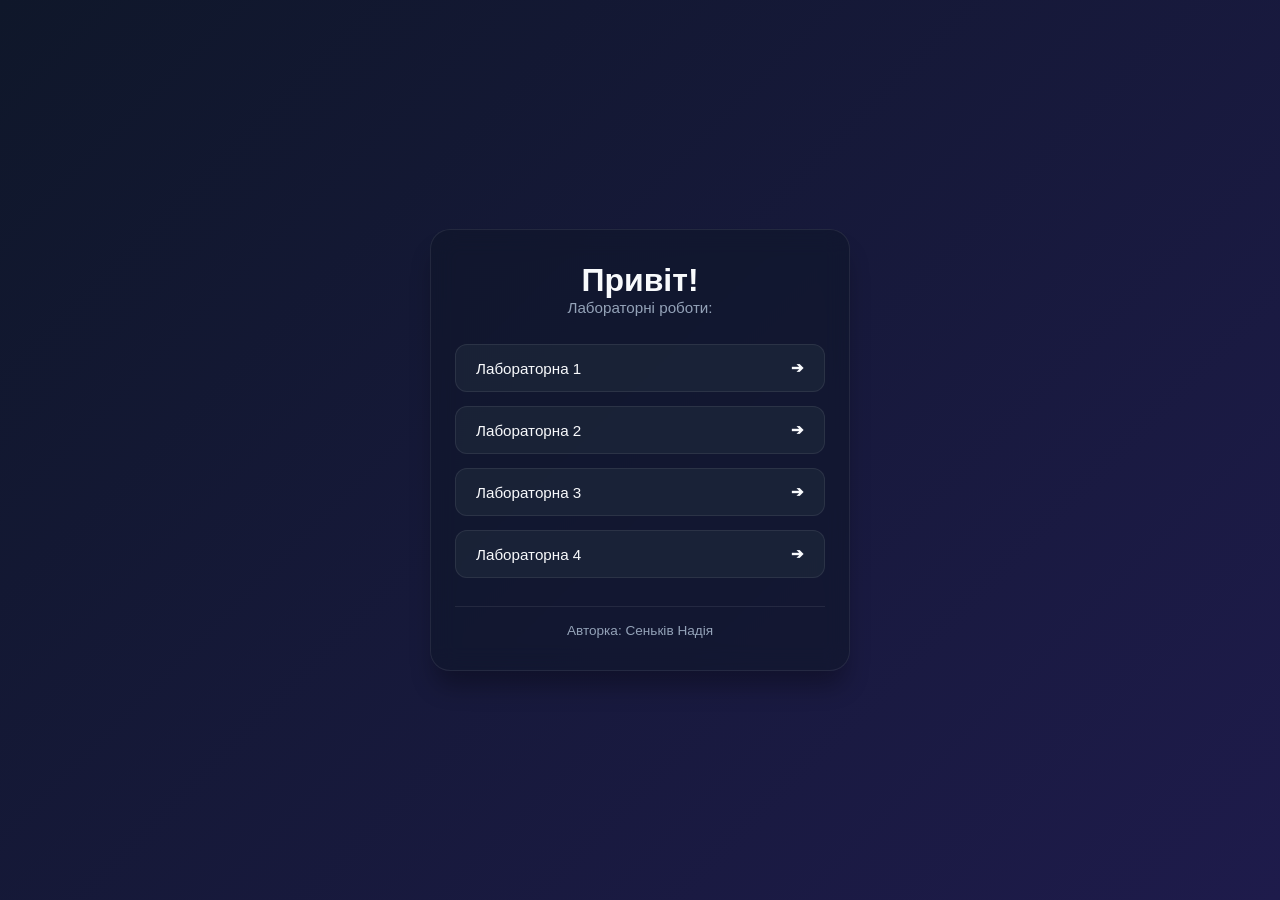
<file: index.html>
<!DOCTYPE html>
<html lang="uk">
<head>
<meta charset="UTF-8">
<meta name="viewport" content="width=device-width, initial-scale=1.0">
<title>Лабораторні роботи</title>
<style>
  * {
    box-sizing: border-box;
    margin: 0;
    padding: 0;
  }

  :root {
    --bg-gradient: linear-gradient(135deg, #0f172a 0%, #1e1b4b 100%);
    --card-bg: rgba(30, 41, 59, 0.7);
    --card-hover: rgba(51, 65, 85, 0.9);
    --border-color: rgba(255, 255, 255, 0.08);
    --border-hover: #818cf8;
    --text-primary: #f8fafc;
    --text-secondary: #94a3b8;
    --accent: #6366f1;
    --accent-glow: rgba(99, 102, 241, 0.25);
  }

  body {
    background: var(--bg-gradient);
    color: var(--text-primary);
    font-family: -apple-system, BlinkMacSystemFont, "Segoe UI", Roboto, Helvetica, Arial, sans-serif;
    min-height: 100vh;
    display: flex;
    align-items: center;
    justify-content: center;
    padding: 24px;
  }

  .wrapper {
    width: 100%;
    max-width: 420px;
    background: rgba(15, 23, 42, 0.6);
    backdrop-filter: blur(12px);
    border: 1px solid var(--border-color);
    border-radius: 20px;
    padding: 32px 24px;
    box-shadow: 0 20px 25px -5px rgba(0, 0, 0, 0.3);
    text-align: center;
  }

  .main-title {
    font-size: 1.6rem;
    font-weight: 700;
    letter-spacing: -0.02em;
    margin-bottom: 6px;
  }

  .sub-title {
    color: var(--text-secondary);
    font-size: 0.95rem;
    margin-bottom: 28px;
  }

  .labs-list {
    display: flex;
    flex-direction: column;
    gap: 14px;
  }

  .lab-item {
    background: var(--card-bg);
    color: var(--text-primary);
    text-decoration: none;
    padding: 14px 20px;
    border-radius: 12px;
    border: 1px solid var(--border-color);
    font-size: 0.95rem;
    font-weight: 500;
    display: flex;
    justify-content: space-between;
    align-items: center;
    transition: all 0.2s ease;
  }

  .lab-item span {
    color: var(--text-primary);
  }

  .arrow {
    color: var(--accent);
    font-weight: bold;
    transition: transform 0.2s ease;
  }

  .lab-item:hover {
    background: var(--card-hover);
    border-color: var(--border-hover);
    box-shadow: 0 4px 12px var(--accent-glow);
    transform: translateY(-2px);
  }

  .lab-item:hover .arrow {
    transform: translateX(4px);
  }

  .lab-item:active {
    transform: translateY(0);
  }

  .author-info {
    color: var(--text-secondary);
    font-size: 0.85rem;
    margin-top: 28px;
    padding-top: 16px;
    border-top: 1px solid var(--border-color);
  }
</style>
</head>
<body>

  <div class="wrapper">
    <h1>Привіт!</h1>
    <p class="sub-title">Лабораторні роботи:</p>

    <div class="labs-list">
      <a class="lab-item" href="lab1/index.html">
        <span>Лабораторна 1</span>
        <span class="arrow">➔</span>
      </a>
      <a class="lab-item" href="lab2/index.html">
        <span>Лабораторна 2</span>
        <span class="arrow">➔</span>
      </a>
      <a class="lab-item" href="lab3/index.html">
        <span>Лабораторна 3</span>
        <span class="arrow">➔</span>
      </a>
      <a class="lab-item" href="lab4/index.html">
        <span>Лабораторна 4</span>
        <span class="arrow">➔</span>
      </a>
    </div>

    <div class="author-info">
      Авторка: Сеньків Надія
    </div>
  </div>

</body>
</html>
</file>
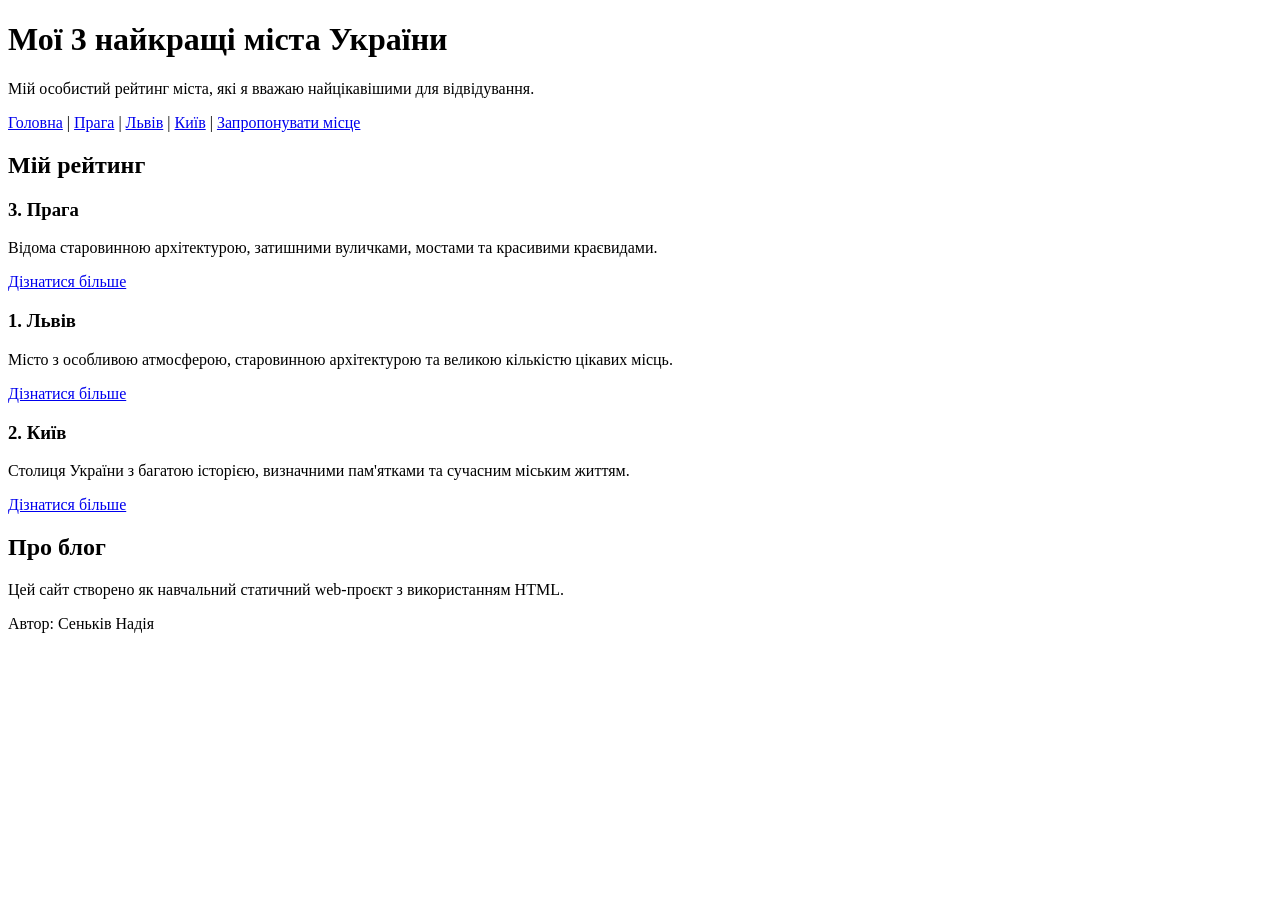
<file: lab1/index.html>
<!DOCTYPE html>
<html lang="uk">
<head>
    <meta charset="UTF-8">
    <title>Лаба1</title>
</head>
<body>
    <header>
        <h1>Мої 3 найкращі міста України</h1>
        <p>Мій особистий рейтинг міста, які я вважаю найцікавішими для відвідування.</p>
        <nav>
            <a href="index.html">Головна</a> |
            <a href="city-praga.html">Прага</a> |
            <a href="city-lviv.html">Львів</a> |
            <a href="city-kyiv.html">Київ</a> |
            <a href="form.html">Запропонувати місце</a>
        </nav>
    </header>
    <main>
        <section>
            <h2>Мій рейтинг</h2>
            <article>
                <h3>3. Прага</h3>
                <p>Відома старовинною архітектурою, затишними вуличками, мостами та красивими краєвидами.</p>
                <a href="city-praga.html">Дізнатися більше</a>
            </article>
            <article>
                <h3>1. Львів</h3>
                <p>Місто з особливою атмосферою, старовинною архітектурою та великою кількістю цікавих місць.</p>
                <a href="city-lviv.html">Дізнатися більше</a>
            </article>
            <article>
                <h3>2. Київ</h3>
                <p>Столиця України з багатою історією, визначними пам'ятками та сучасним міським життям.</p>
                <a href="city-kyiv.html">Дізнатися більше</a>
            </article>
        </section>
        <section>
            <h2>Про блог</h2>
            <p>Цей сайт створено як навчальний статичний web-проєкт з використанням HTML.</p>
        </section>
    </main>
    <footer><p>Автор: Сеньків Надія</p></footer>
</body>
</html>
</file>
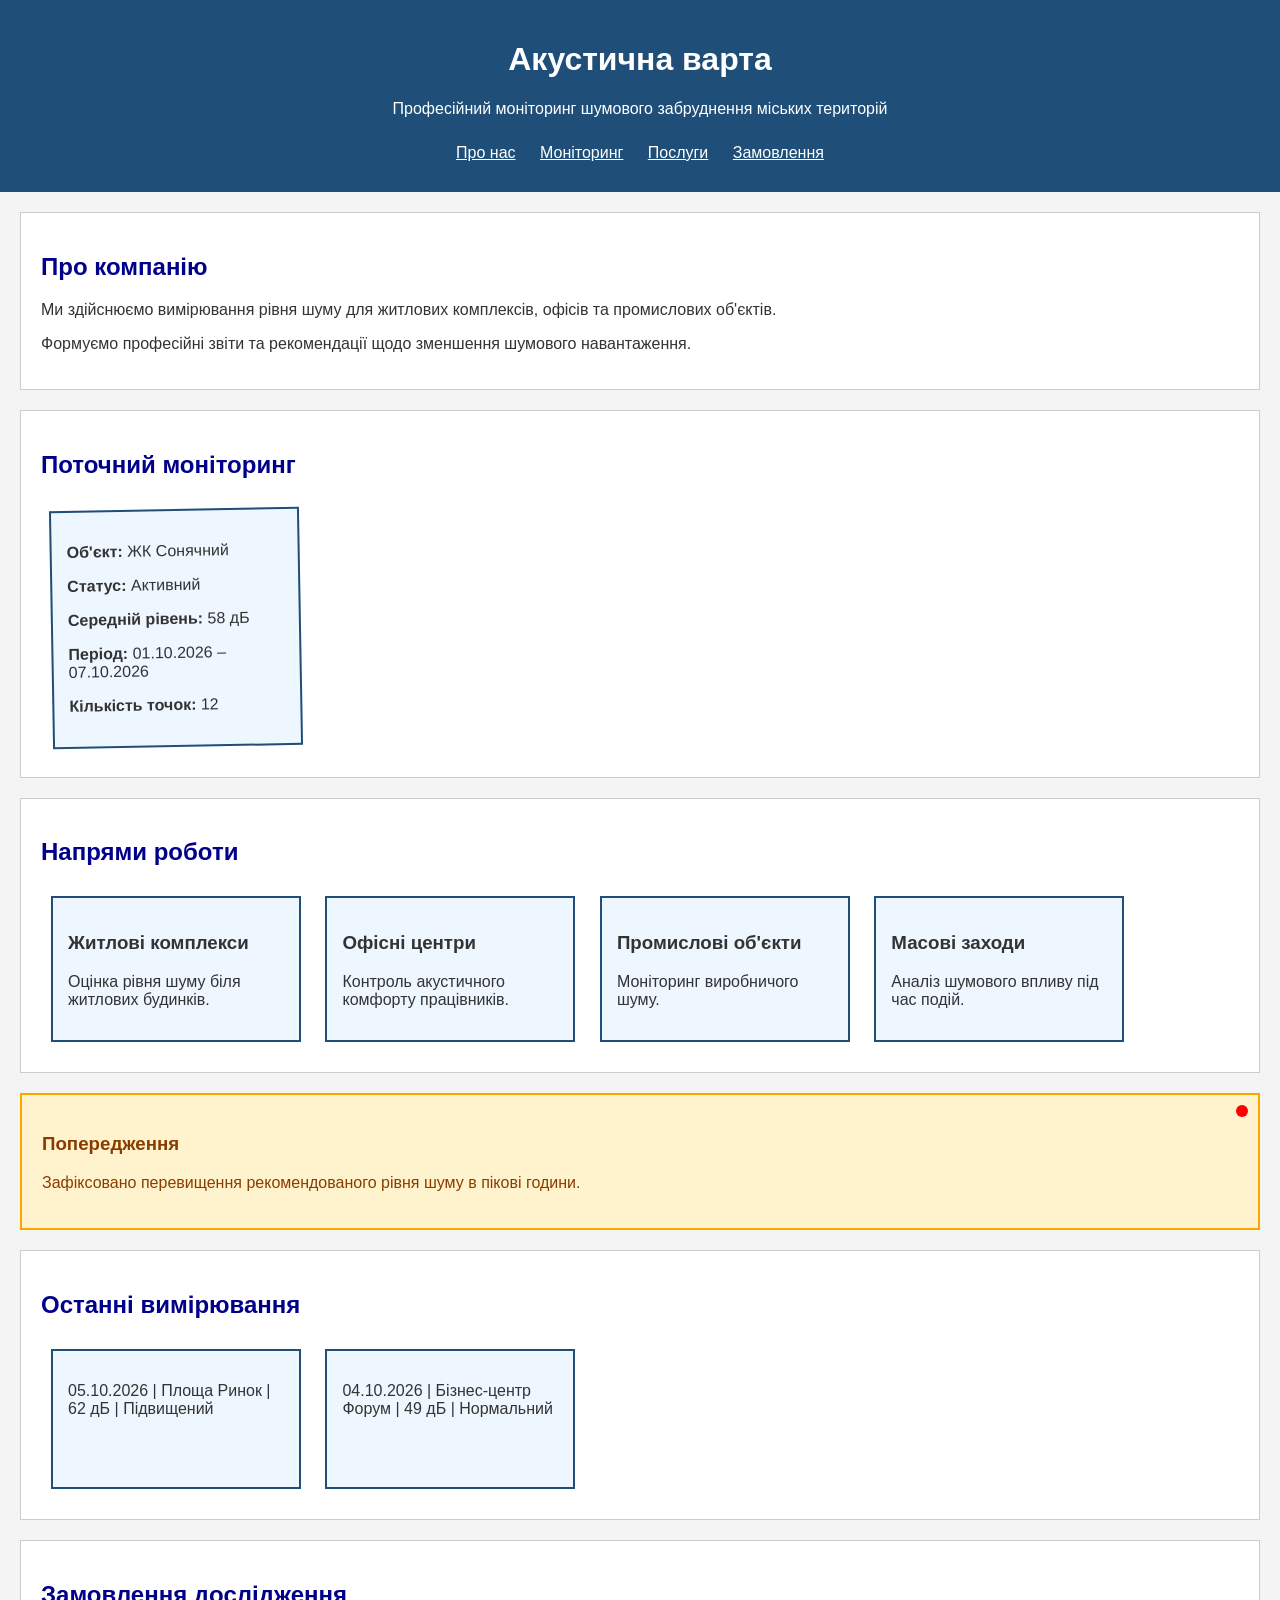
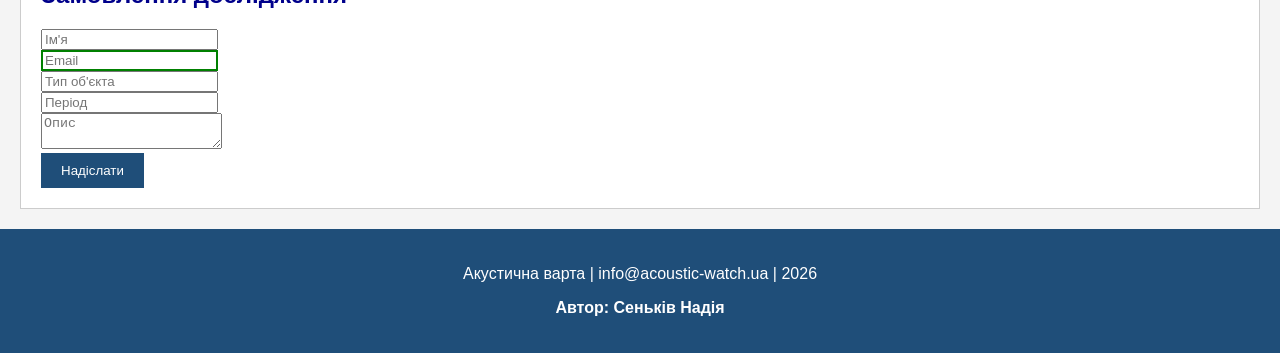
<file: lab2/index.html>
<!DOCTYPE html>
<html lang="uk">
<head>
    <meta charset="UTF-8">
    <meta name="viewport" content="width=device-width, initial-scale=1.0">
    <title>Акустична варта</title>
    <link rel="stylesheet" href="css/style.css">
</head>
<body>
<header>
    <h1>Акустична варта</h1>
    <p>Професійний моніторинг шумового забруднення міських територій</p>
    <nav>
        <a href="#intro">Про нас</a>
        <a href="#monitoring">Моніторинг</a>
        <a href="#services">Послуги</a>
        <a href="#order">Замовлення</a>
    </nav>
</header>

<main>
    <section id="intro">
        <h2>Про компанію</h2>
        <p>Ми здійснюємо вимірювання рівня шуму для житлових комплексів, офісів та промислових об'єктів.</p>
        <p>Формуємо професійні звіти та рекомендації щодо зменшення шумового навантаження.</p>
    </section>

    <section id="monitoring">
        <h2>Поточний моніторинг</h2>
        <div class="card monitor-card">
            <p><strong>Об'єкт:</strong> ЖК Сонячний</p>
            <p><strong>Статус:</strong> Активний</p>
            <p><strong>Середній рівень:</strong> 58 дБ</p>
            <p><strong>Період:</strong> 01.10.2026 – 07.10.2026</p>
            <p><strong>Кількість точок:</strong> 12</p>
        </div>
    </section>

    <section id="services">
        <h2>Напрями роботи</h2>

        <article class="card service-card">
            <h3>Житлові комплекси</h3>
            <p>Оцінка рівня шуму біля житлових будинків.</p>
        </article>

        <article class="card service-card">
            <h3>Офісні центри</h3>
            <p>Контроль акустичного комфорту працівників.</p>
        </article>

        <article class="card service-card">
            <h3>Промислові об'єкти</h3>
            <p>Моніторинг виробничого шуму.</p>
        </article>

        <article class="card service-card">
            <h3>Масові заходи</h3>
            <p>Аналіз шумового впливу під час подій.</p>
        </article>
    </section>

    <aside class="warning" id="warning-box">
        <span class="status-dot"></span>
        <h3>Попередження</h3>
        <p>Зафіксовано перевищення рекомендованого рівня шуму в пікові години.</p>
    </aside>

    <section>
        <h2>Останні вимірювання</h2>
        <div class="card">
            <p>05.10.2026 | Площа Ринок | 62 дБ | Підвищений</p>
        </div>
        <div class="card">
            <p>04.10.2026 | Бізнес-центр Форум | 49 дБ | Нормальний</p>
        </div>
    </section>

    <section id="order">
        <h2>Замовлення дослідження</h2>
        <form>
            <input type="text" placeholder="Ім'я"><br>
            <input type="email" placeholder="Email"><br>
            <input type="text" placeholder="Тип об'єкта"><br>
            <input type="text" placeholder="Період"><br>
            <textarea placeholder="Опис"></textarea><br>
            <button type="submit">Надіслати</button>
        </form>
    </section>
</main>

<footer>
    <p>Акустична варта | info@acoustic-watch.ua | 2026</p>
    <p><strong>Автор: Сеньків Надія</strong></p>
</footer>
</body>
</html>
</file>
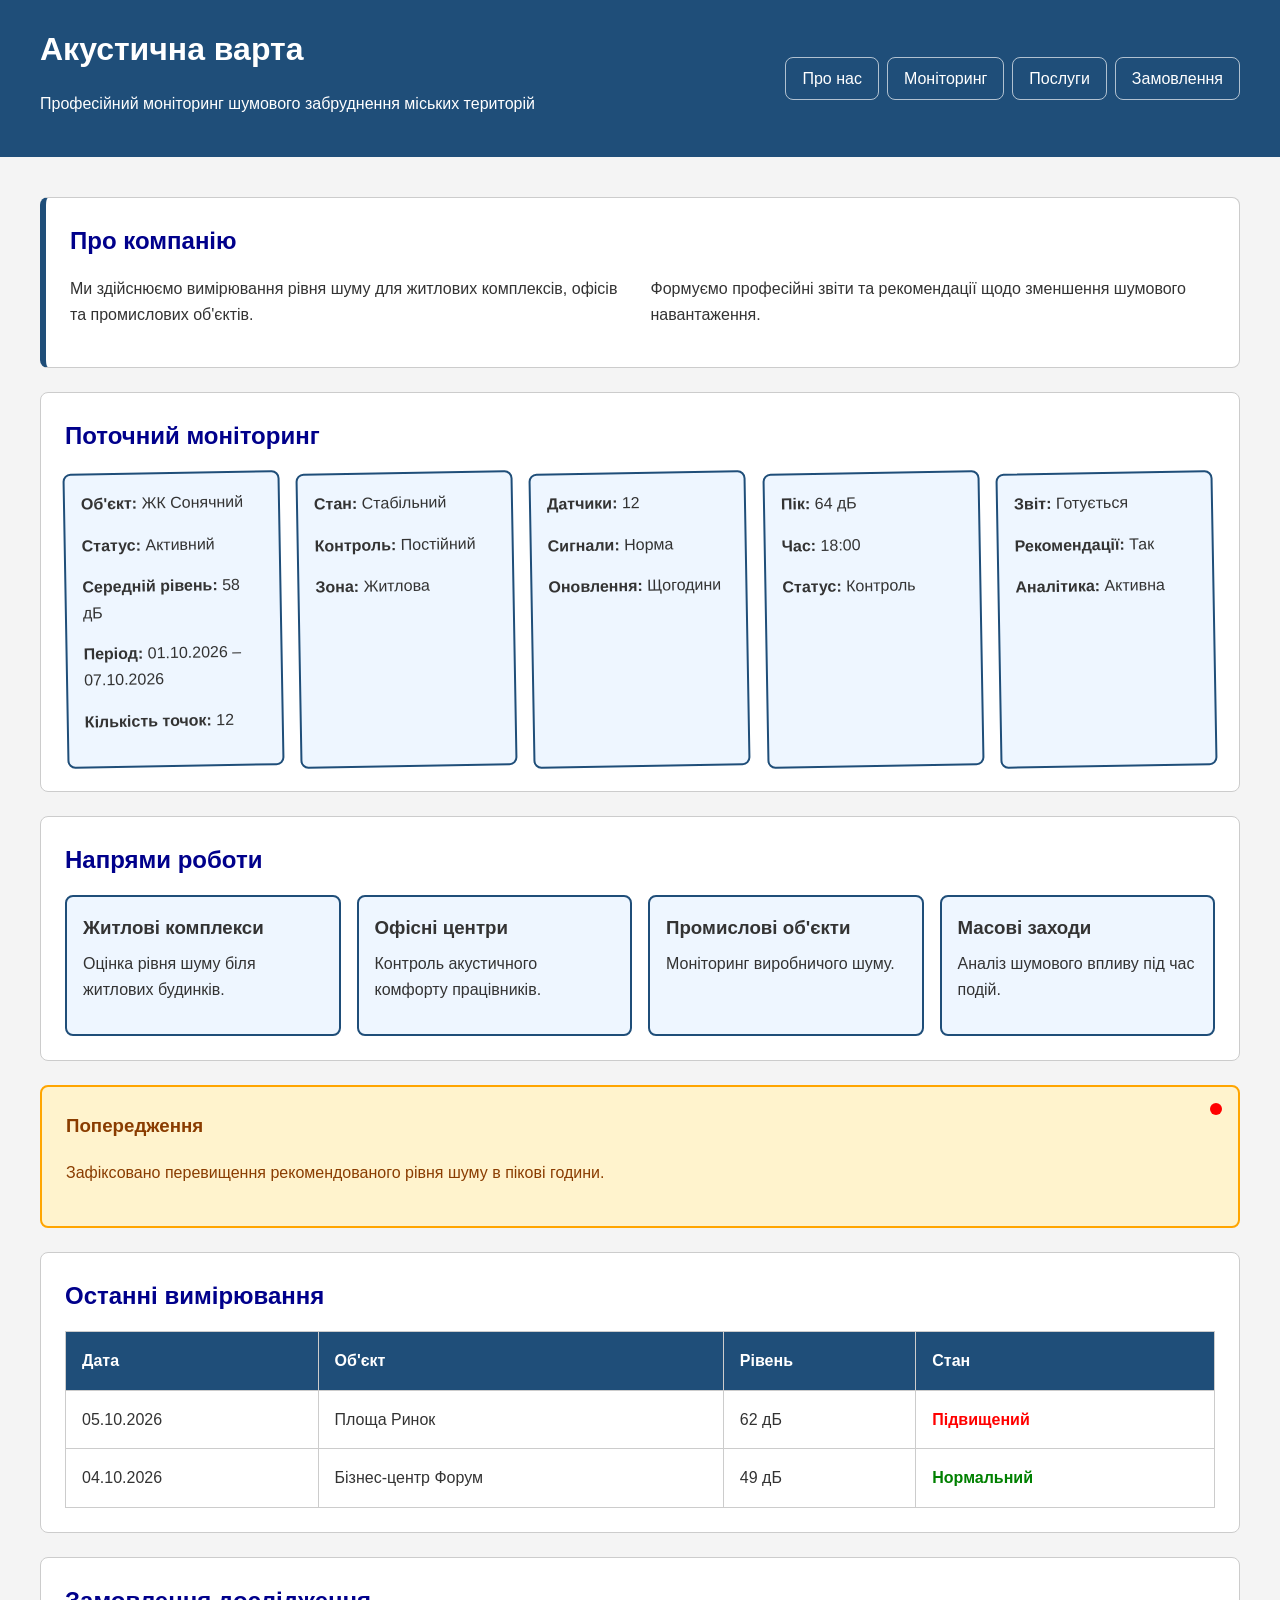
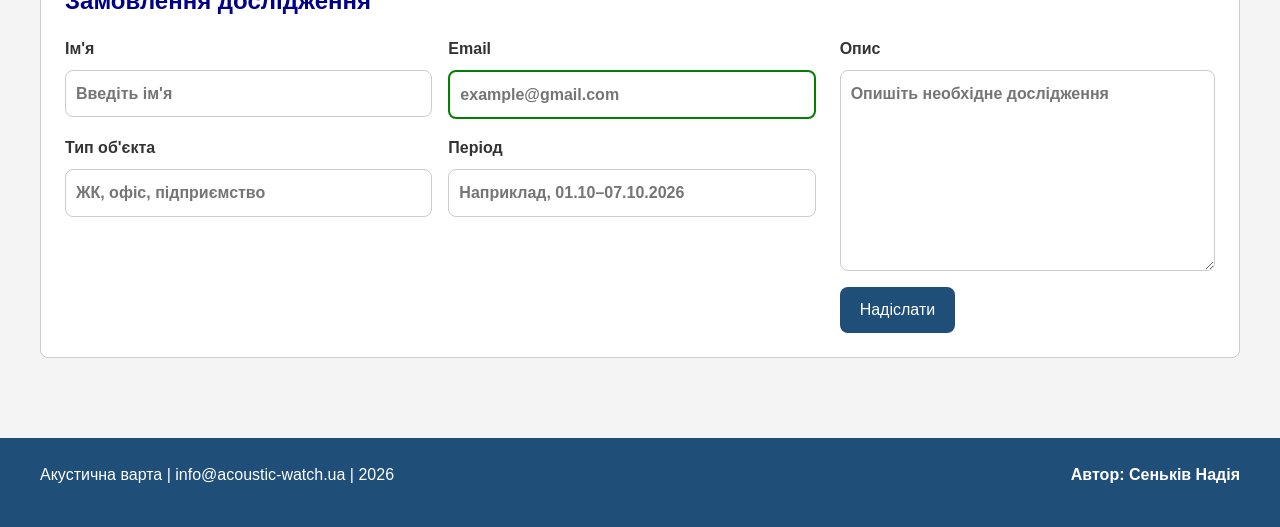
<file: lab3/index.html>
<!DOCTYPE html>
<html lang="uk">
<head>
    <meta charset="UTF-8">
    <meta name="viewport" content="width=device-width, initial-scale=1.0">
    <title>Акустична варта</title>
    <link rel="stylesheet" href="css/main.css">
</head>
<body>
<header class="header">
    <div class="container header__inner">
        <div class="header__content">
            <h1>Акустична варта</h1>
            <p>Професійний моніторинг шумового забруднення міських територій</p>
        </div>
        <nav class="nav" aria-label="Основна навігація">
            <a href="#intro">Про нас</a>
            <a href="#monitoring">Моніторинг</a>
            <a href="#services">Послуги</a>
            <a href="#order">Замовлення</a>
        </nav>
    </div>
</header>

<main class="container main-content">
    <section id="intro" class="section intro">
        <h2>Про компанію</h2>
        <div class="intro__content">
            <p>Ми здійснюємо вимірювання рівня шуму для житлових комплексів, офісів та промислових об'єктів.</p>
            <p>Формуємо професійні звіти та рекомендації щодо зменшення шумового навантаження.</p>
        </div>
    </section>

    <section id="monitoring" class="section">
        <h2>Поточний моніторинг</h2>
        <div class="monitoring-grid">
            <div class="card monitor-card">
                <p><strong>Об'єкт:</strong> ЖК Сонячний</p>
                <p><strong>Статус:</strong> Активний</p>
                <p><strong>Середній рівень:</strong> 58 дБ</p>
                <p><strong>Період:</strong> 01.10.2026 – 07.10.2026</p>
                <p><strong>Кількість точок:</strong> 12</p>
            </div>
            <div class="card monitor-card">
                <p><strong>Стан:</strong> Стабільний</p>
                <p><strong>Контроль:</strong> Постійний</p>
                <p><strong>Зона:</strong> Житлова</p>
            </div>
            <div class="card monitor-card">
                <p><strong>Датчики:</strong> 12</p>
                <p><strong>Сигнали:</strong> Норма</p>
                <p><strong>Оновлення:</strong> Щогодини</p>
            </div>
            <div class="card monitor-card">
                <p><strong>Пік:</strong> 64 дБ</p>
                <p><strong>Час:</strong> 18:00</p>
                <p><strong>Статус:</strong> Контроль</p>
            </div>
            <div class="card monitor-card">
                <p><strong>Звіт:</strong> Готується</p>
                <p><strong>Рекомендації:</strong> Так</p>
                <p><strong>Аналітика:</strong> Активна</p>
            </div>
        </div>
    </section>

    <section id="services" class="section">
        <h2>Напрями роботи</h2>
        <div class="services-grid">
            <article class="card service-card">
                <h3>Житлові комплекси</h3>
                <p>Оцінка рівня шуму біля житлових будинків.</p>
            </article>
            <article class="card service-card">
                <h3>Офісні центри</h3>
                <p>Контроль акустичного комфорту працівників.</p>
            </article>
            <article class="card service-card">
                <h3>Промислові об'єкти</h3>
                <p>Моніторинг виробничого шуму.</p>
            </article>
            <article class="card service-card">
                <h3>Масові заходи</h3>
                <p>Аналіз шумового впливу під час подій.</p>
            </article>
        </div>
    </section>

    <aside class="warning" id="warning-box">
        <span class="status-dot" aria-hidden="true"></span>
        <h3>Попередження</h3>
        <p>Зафіксовано перевищення рекомендованого рівня шуму в пікові години.</p>
    </aside>

    <section class="section measurements">
        <h2>Останні вимірювання</h2>
        <div class="table-wrapper">
            <table>
                <thead>
                    <tr>
                        <th>Дата</th>
                        <th>Об'єкт</th>
                        <th>Рівень</th>
                        <th>Стан</th>
                    </tr>
                </thead>
                <tbody>
                    <tr>
                        <td>05.10.2026</td>
                        <td>Площа Ринок</td>
                        <td>62 дБ</td>
                        <td class="status status--warning">Підвищений</td>
                    </tr>
                    <tr>
                        <td>04.10.2026</td>
                        <td>Бізнес-центр Форум</td>
                        <td>49 дБ</td>
                        <td class="status status--ok">Нормальний</td>
                    </tr>
                </tbody>
            </table>
        </div>
    </section>

    <section id="order" class="section">
        <h2>Замовлення дослідження</h2>
        <form class="form">
            <div class="form__fields">
                <label>
                    Ім'я
                    <input type="text" placeholder="Введіть ім'я">
                </label>
                <label>
                    Email
                    <input type="email" placeholder="example@gmail.com">
                </label>
                <label>
                    Тип об'єкта
                    <input type="text" placeholder="ЖК, офіс, підприємство">
                </label>
                <label>
                    Період
                    <input type="text" placeholder="Наприклад, 01.10–07.10.2026">
                </label>
            </div>
            <div class="form__description">
                <label>
                    Опис
                    <textarea rows="7" placeholder="Опишіть необхідне дослідження"></textarea>
                </label>
                <button type="submit">Надіслати</button>
            </div>
        </form>
    </section>
</main>

<footer class="footer">
    <div class="container footer__inner">
        <p>Акустична варта | info@acoustic-watch.ua | 2026</p>
        <p><strong>Автор: Сеньків Надія</strong></p>
    </div>
</footer>
</body>
</html>
</file>
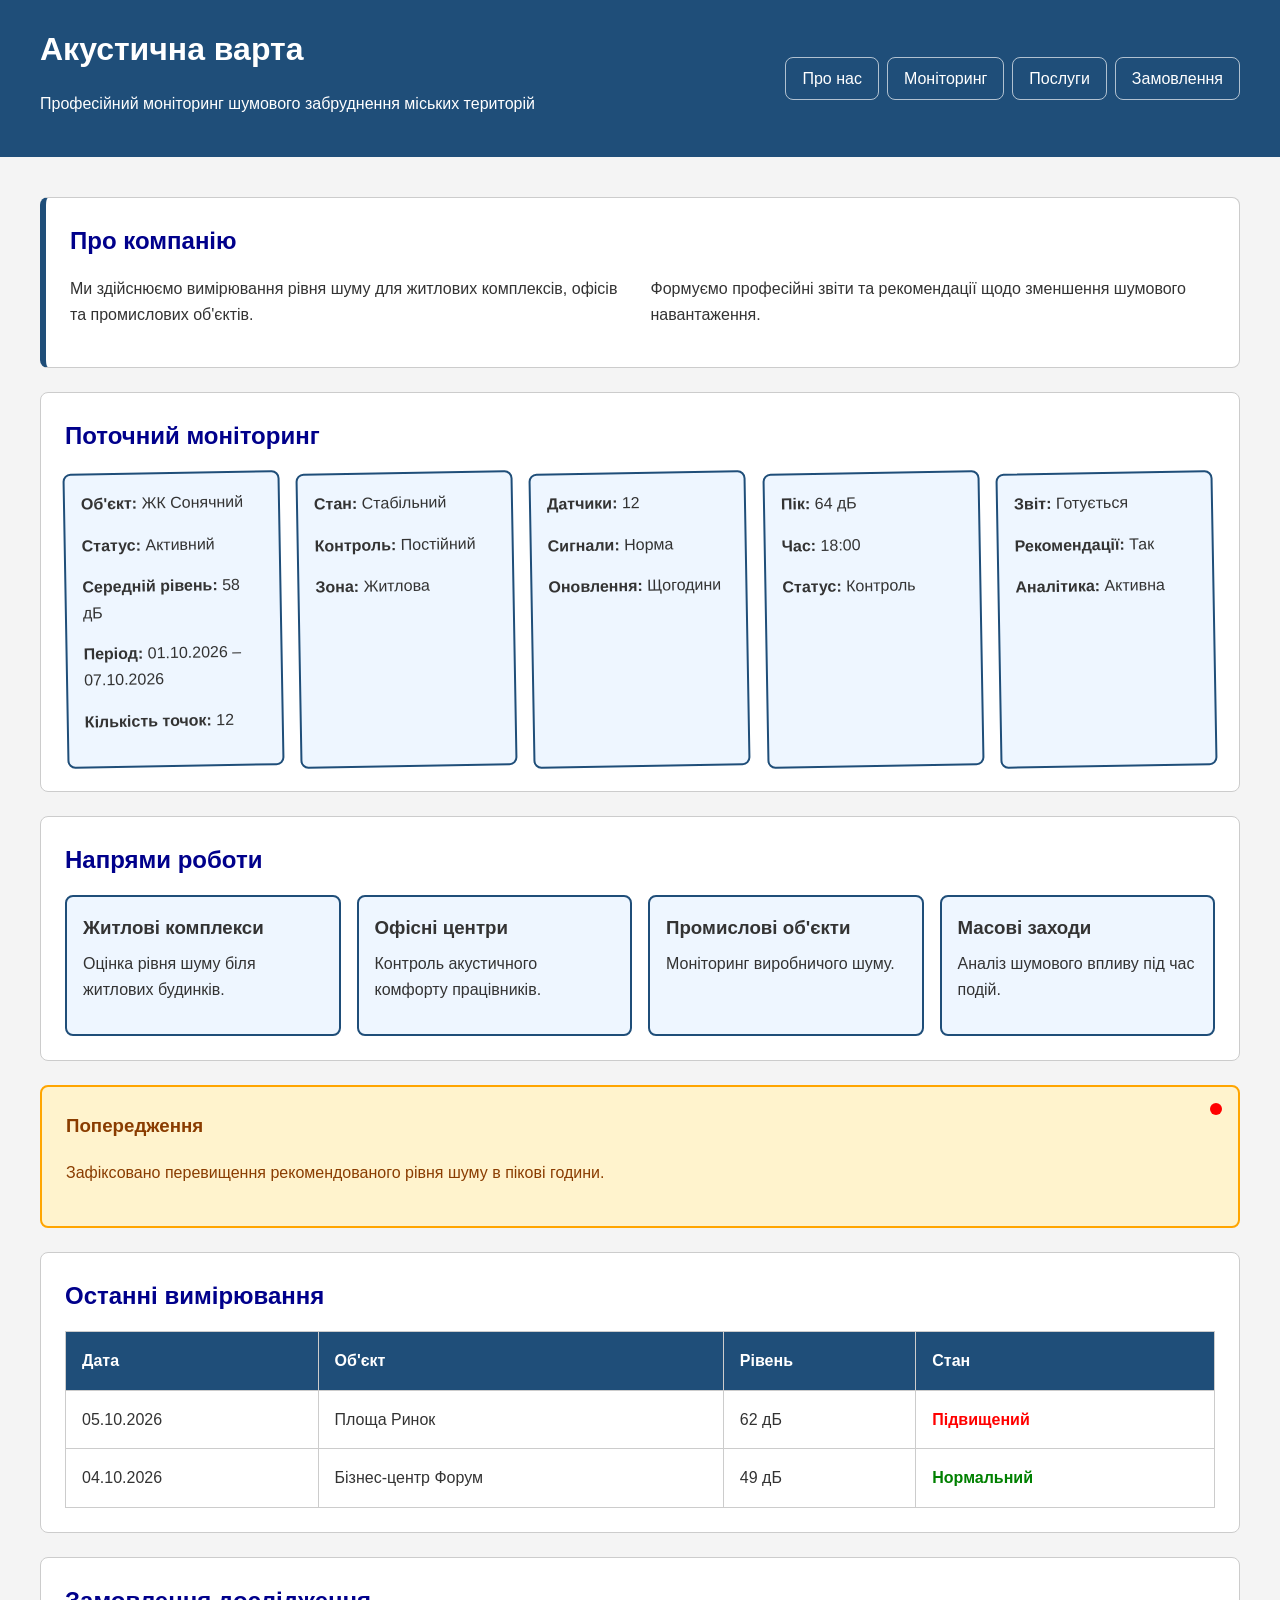
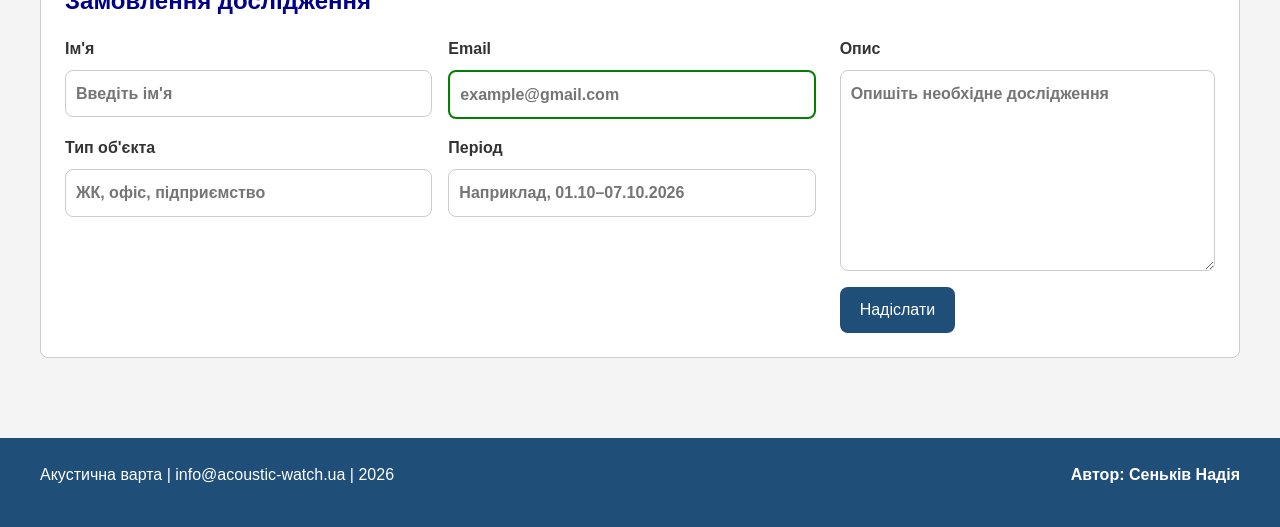
<file: lab4/index.html>
<!DOCTYPE html>
<html lang="uk">
<head>
    <meta charset="UTF-8">
    <meta name="viewport" content="width=device-width, initial-scale=1.0">
    <title>Акустична варта</title>
    <link rel="stylesheet" href="css/main.css">
    <script src="./js/monitoring.js" defer></script>
</head>
<body>
<header class="header">
    <div class="container header__inner">
        <div class="header__content">
            <h1>Акустична варта</h1>
            <p>Професійний моніторинг шумового забруднення міських територій</p>
        </div>
        <nav class="nav" aria-label="Основна навігація">
            <a href="#intro">Про нас</a>
            <a href="#monitoring">Моніторинг</a>
            <a href="#services">Послуги</a>
            <a href="#order">Замовлення</a>
        </nav>
    </div>
</header>

<main class="container main-content">
    <section id="intro" class="section intro">
        <h2>Про компанію</h2>
        <div class="intro__content">
            <p>Ми здійснюємо вимірювання рівня шуму для житлових комплексів, офісів та промислових об'єктів.</p>
            <p>Формуємо професійні звіти та рекомендації щодо зменшення шумового навантаження.</p>
        </div>
    </section>

    <section id="monitoring" class="section">
        <h2>Поточний моніторинг</h2>
        <div class="monitoring-grid">
            <div class="card monitor-card">
                <p><strong>Об'єкт:</strong> ЖК Сонячний</p>
                <p><strong>Статус:</strong> Активний</p>
                <p><strong>Середній рівень:</strong> 58 дБ</p>
                <p><strong>Період:</strong> 01.10.2026 – 07.10.2026</p>
                <p><strong>Кількість точок:</strong> 12</p>
            </div>
            <div class="card monitor-card">
                <p><strong>Стан:</strong> Стабільний</p>
                <p><strong>Контроль:</strong> Постійний</p>
                <p><strong>Зона:</strong> Житлова</p>
            </div>
            <div class="card monitor-card">
                <p><strong>Датчики:</strong> 12</p>
                <p><strong>Сигнали:</strong> Норма</p>
                <p><strong>Оновлення:</strong> Щогодини</p>
            </div>
            <div class="card monitor-card">
                <p><strong>Пік:</strong> 64 дБ</p>
                <p><strong>Час:</strong> 18:00</p>
                <p><strong>Статус:</strong> Контроль</p>
            </div>
            <div class="card monitor-card">
                <p><strong>Звіт:</strong> Готується</p>
                <p><strong>Рекомендації:</strong> Так</p>
                <p><strong>Аналітика:</strong> Активна</p>
            </div>
        </div>
    </section>

    <section id="services" class="section">
        <h2>Напрями роботи</h2>
        <div class="services-grid">
            <article class="card service-card">
                <h3>Житлові комплекси</h3>
                <p>Оцінка рівня шуму біля житлових будинків.</p>
            </article>
            <article class="card service-card">
                <h3>Офісні центри</h3>
                <p>Контроль акустичного комфорту працівників.</p>
            </article>
            <article class="card service-card">
                <h3>Промислові об'єкти</h3>
                <p>Моніторинг виробничого шуму.</p>
            </article>
            <article class="card service-card">
                <h3>Масові заходи</h3>
                <p>Аналіз шумового впливу під час подій.</p>
            </article>
        </div>
    </section>

    <aside class="warning" id="warning-box">
        <span class="status-dot" aria-hidden="true"></span>
        <h3>Попередження</h3>
        <p>Зафіксовано перевищення рекомендованого рівня шуму в пікові години.</p>
    </aside>

    <section class="section measurements">
        <h2>Останні вимірювання</h2>
        <div class="table-wrapper">
            <table>
                <thead>
                    <tr>
                        <th>Дата</th>
                        <th>Об'єкт</th>
                        <th>Рівень</th>
                        <th>Стан</th>
                    </tr>
                </thead>
                <tbody>
                    <tr>
                        <td>05.10.2026</td>
                        <td>Площа Ринок</td>
                        <td>62 дБ</td>
                        <td class="status status--warning">Підвищений</td>
                    </tr>
                    <tr>
                        <td>04.10.2026</td>
                        <td>Бізнес-центр Форум</td>
                        <td>49 дБ</td>
                        <td class="status status--ok">Нормальний</td>
                    </tr>
                </tbody>
            </table>
        </div>
    </section>

    <section id="order" class="section">
        <h2>Замовлення дослідження</h2>
        <form class="form">
            <div class="form__fields">
                <label>
                    Ім'я
                    <input type="text" placeholder="Введіть ім'я">
                </label>
                <label>
                    Email
                    <input type="email" placeholder="example@gmail.com">
                </label>
                <label>
                    Тип об'єкта
                    <input type="text" placeholder="ЖК, офіс, підприємство">
                </label>
                <label>
                    Період
                    <input type="text" placeholder="Наприклад, 01.10–07.10.2026">
                </label>
            </div>
            <div class="form__description">
                <label>
                    Опис
                    <textarea rows="7" placeholder="Опишіть необхідне дослідження"></textarea>
                </label>
                <button type="submit">Надіслати</button>
            </div>
        </form>
    </section>
</main>

<footer class="footer">
    <div class="container footer__inner">
        <p>Акустична варта | info@acoustic-watch.ua | 2026</p>
        <p><strong>Автор: Сеньків Надія</strong></p>
    </div>
</footer>
</body>
</html>
</file>
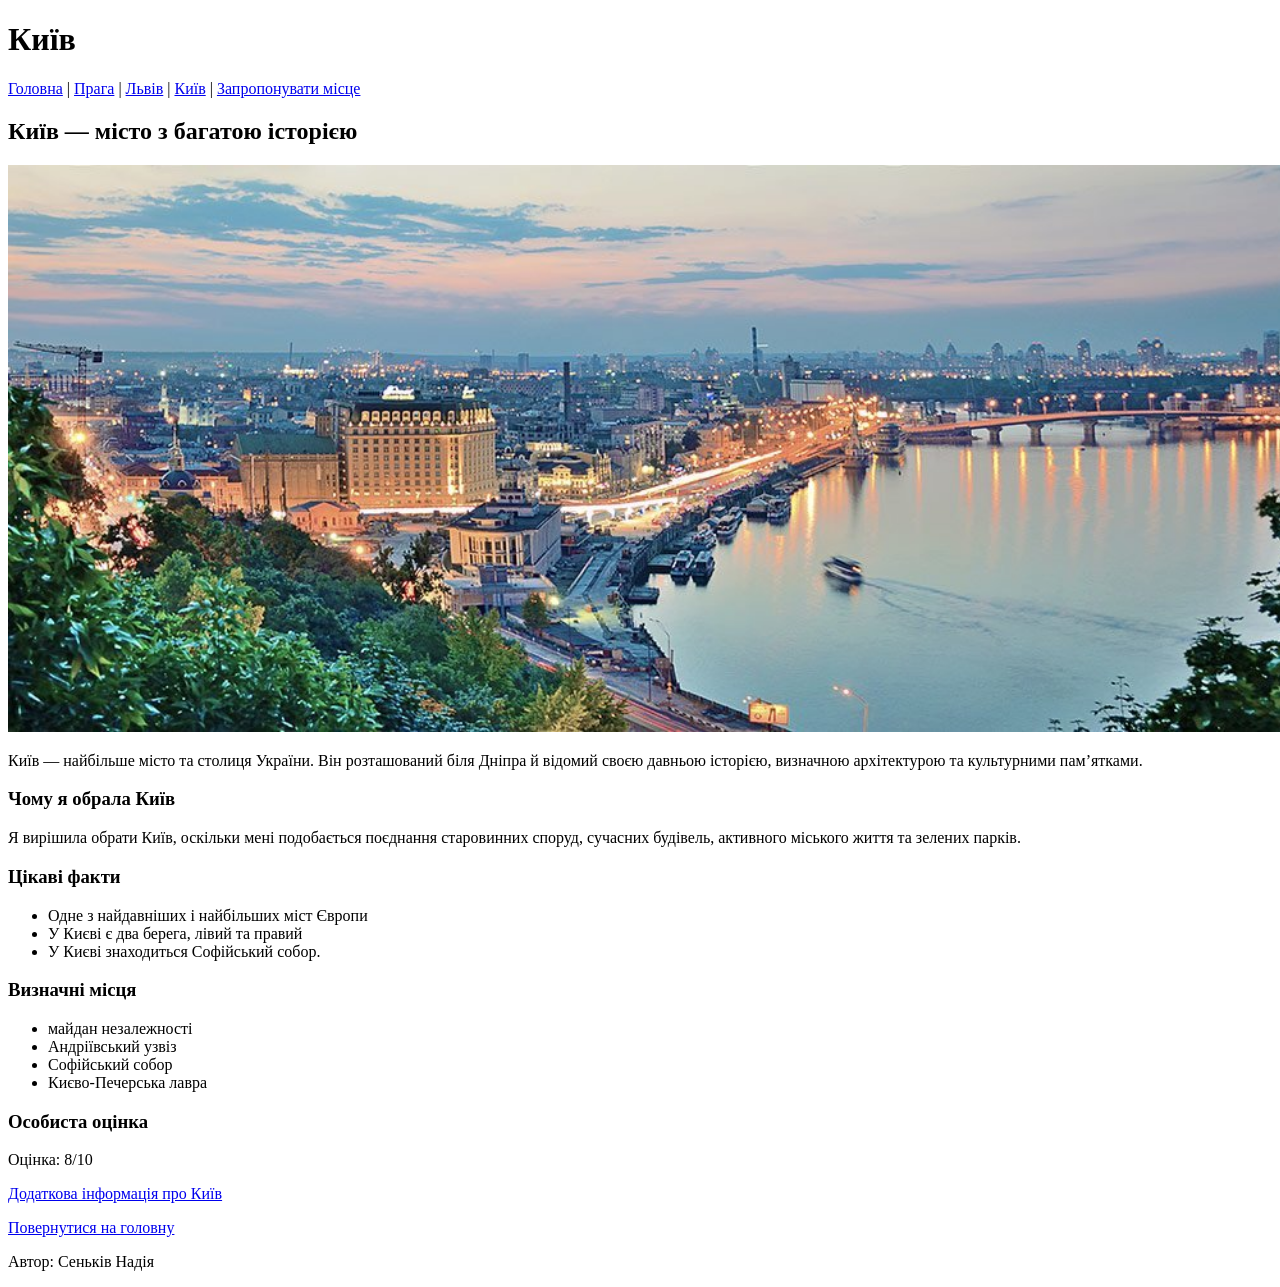
<file: lab1/city-kyiv.html>
<!DOCTYPE html>
<html lang="uk">
    <head>
        <meta charset="UTF-8">
        <title>Київ — Мої 3 найкращі місця</title>
    </head>
    <body>
        <header>
            <h1>Київ</h1>
            <nav>
            <a href="index.html">Головна</a> |
            <a href="city-praga.html">Прага</a> |
            <a href="city-lviv.html">Львів</a> |
            <a href="city-kyiv.html">Київ</a> |
            <a href="form.html">Запропонувати місце</a>
            </nav>
        </header>
        <style>
            img {
                width: 100vw;
                height: auto;
            }
        </style>
        <main>
            <article>
                <h2>Київ — місто з багатою історією</h2>
                <img src="images/kyiv.jpg" alt="картинка києва">
                <p>Київ — найбільше місто та столиця України. Він розташований біля Дніпра й відомий своєю давньою історією, визначною архітектурою та культурними пам’ятками.</p>
                <h3>Чому я обрала Київ</h3>
                <p>Я вирішила обрати Київ, оскільки мені подобається поєднання старовинних споруд, сучасних будівель, активного міського життя та зелених парків.</p>
                <h3>Цікаві факти</h3>
                <ul>
                    <li>Одне з найдавніших і найбільших міст Європи</li>
                    <li>У Києві є два берега, лівий та правий</li>
                    <li>У Києві знаходиться Софійський собор.</li>
                </ul>
                <h3>Визначні місця</h3>
                <ul>
                    <li>майдан незалежності</li>
                    <li>Андріївський узвіз</li>
                    <li>Софійський собор</li>
                    <li>Києво-Печерська лавра</li>
                </ul>
                <h3>Особиста оцінка</h3>
                <p>Оцінка: 8/10</p>
                <p><a href="https://uk.wikipedia.org/wiki/Київ">Додаткова інформація про Київ</a></p>
                <p><a href="index.html">Повернутися на головну</a></p>
            </article>
        </main>
        <footer><p>Автор: Сеньків Надія</p></footer>
    </body>
</html>
</file>
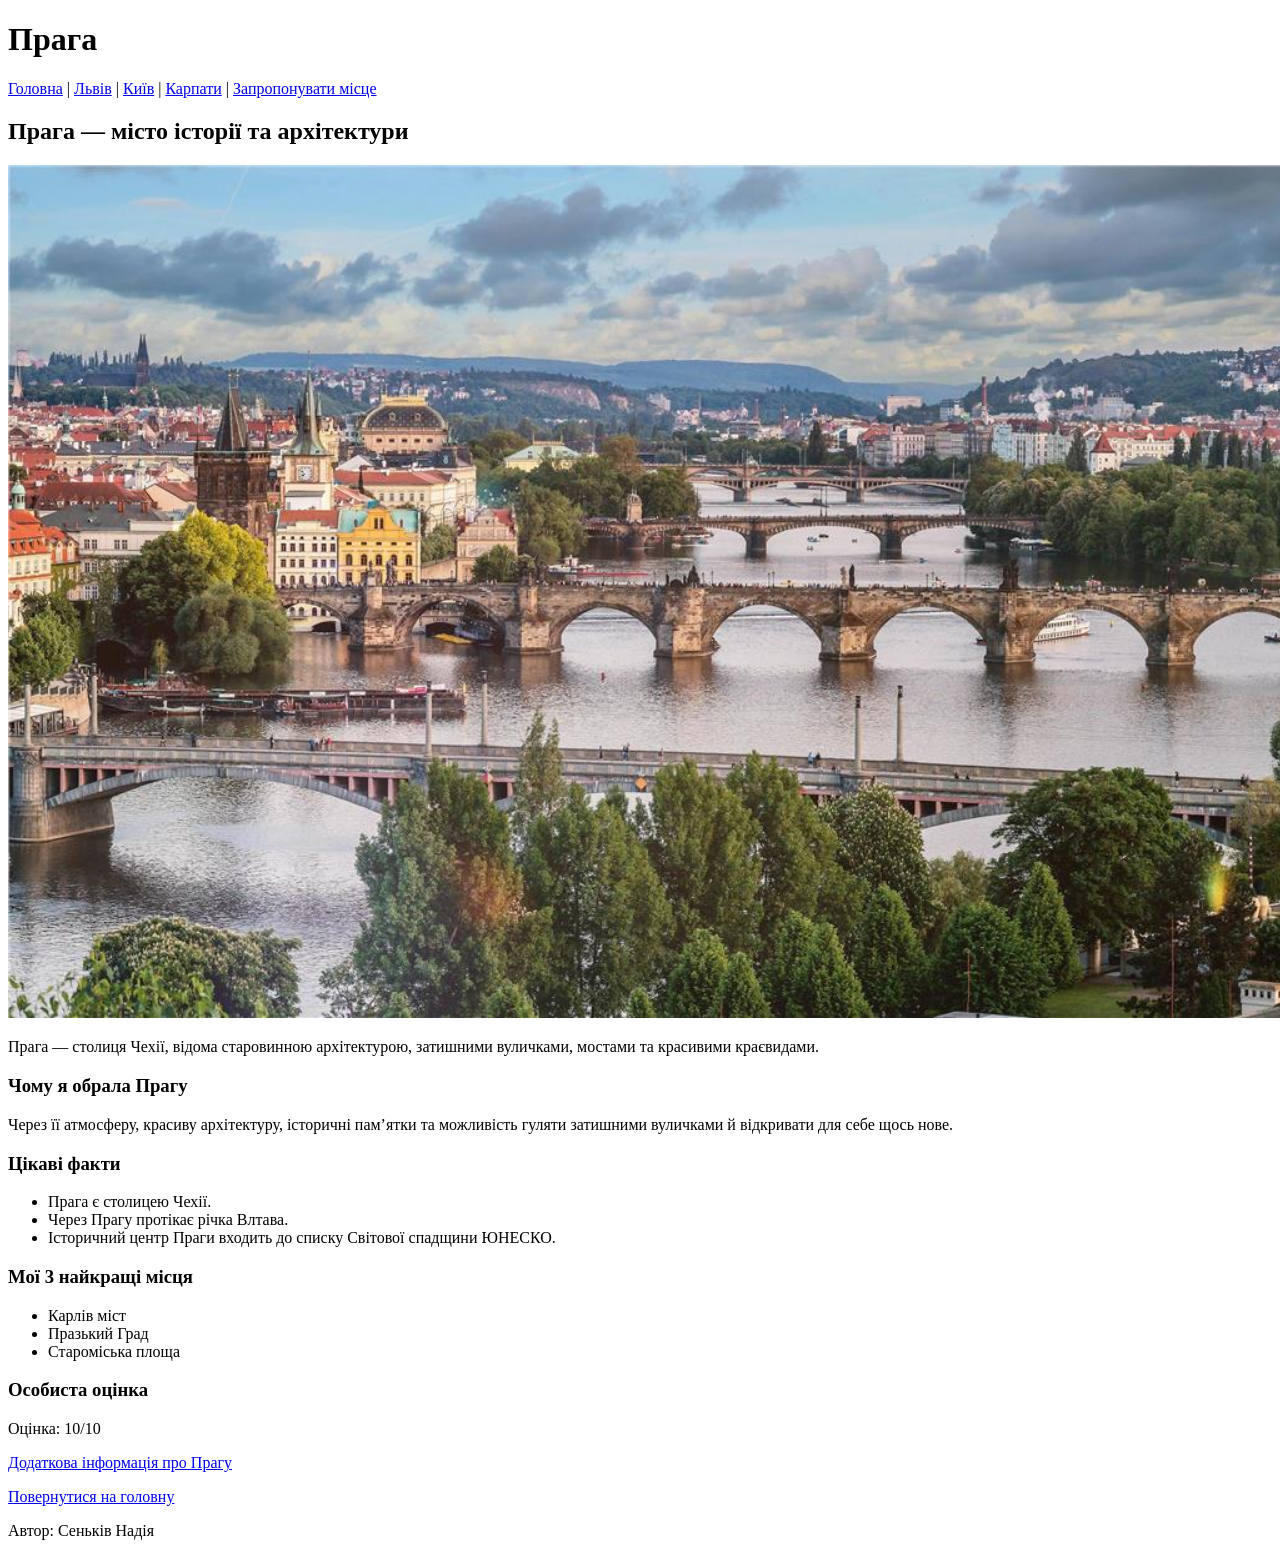
<file: lab1/city-praga.html>
<!DOCTYPE html>
<html lang="uk">
    <head>
        <meta charset="UTF-8">
        <title>Прага — Мої 3 найкращі місця</title>
    </head>
    <body>
        <header>
            <h1>Прага</h1>
            <nav>
                <a href="index.html">Головна</a> |
                <a href="city-lviv.html">Львів</a> |
                <a href="city-kyiv.html">Київ</a> |
                <a href="city-karpaty.html">Карпати</a> |
                <a href="form.html">Запропонувати місце</a>
            </nav>
        </header>
        <style>
            img {
                width: 100vw;
                height: auto;
            }
        </style>
        <main>
            <article>
                <h2>Прага — місто історії та архітектури</h2>
                <img src="images/praga.jpg" alt="Прага та її історичні будівлі">
                <p>Прага — столиця Чехії, відома старовинною архітектурою, затишними вуличками, мостами та красивими краєвидами.</p>
                <h3>Чому я обрала Прагу</h3>
                <p>Через її атмосферу, красиву архітектуру, історичні пам’ятки та можливість гуляти затишними вуличками й відкривати для себе щось нове.</p>
                <h3>Цікаві факти</h3>
                <ul>
                    <li>Прага є столицею Чехії.</li>
                    <li>Через Прагу протікає річка Влтава.</li>
                    <li>Історичний центр Праги входить до списку Світової спадщини ЮНЕСКО.</li>
                </ul>
                <h3>Мої 3 найкращі місця</h3>
                <ul>
                    <li>Карлів міст</li>
                    <li>Празький Град</li>
                    <li>Староміська площа</li>
                </ul>
                <h3>Особиста оцінка</h3>
                <p>Оцінка: 10/10</p>
                <p><a href="https://uk.wikipedia.org/wiki/Прага">Додаткова інформація про Прагу</a></p>
                <p><a href="index.html">Повернутися на головну</a></p>
            </article>
        </main>
        <footer><p>Автор: Сеньків Надія</p></footer>
    </body>
</html>
</file>
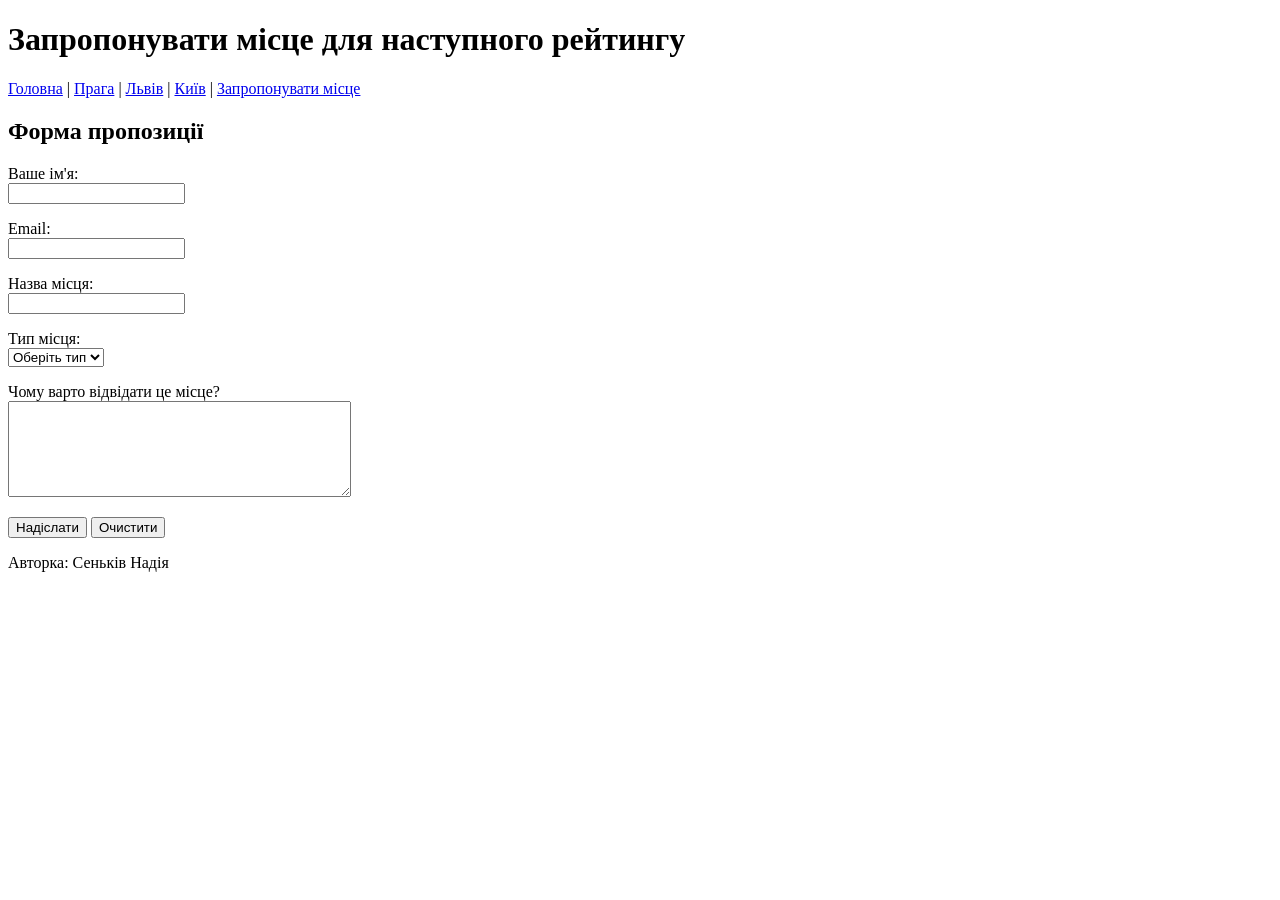
<file: lab1/form.html>
<!DOCTYPE html>
<html lang="uk">
<head>
<meta charset="UTF-8">
<title>Запропонувати місце</title>
</head>
<body>
<header>
<h1>Запропонувати місце для наступного рейтингу</h1>
<nav>
<a href="index.html">Головна</a> |
<a href="city-praga.html">Прага</a> |
<a href="city-lviv.html">Львів</a> |
<a href="city-kyiv.html">Київ</a> |
<a href="form.html">Запропонувати місце</a>
</nav>
</header>
<main>
<section>
<h2>Форма пропозиції</h2>
<form action="#" method="post">
<p><label for="name">Ваше ім'я:</label><br>
<input type="text" id="name" name="name" required></p>
<p><label for="email">Email:</label><br>
<input type="email" id="email" name="email" required></p>
<p><label for="place">Назва місця:</label><br>
<input type="text" id="place" name="place" required></p>
<p><label for="type">Тип місця:</label><br>
<select id="type" name="type" required>
<option value="">Оберіть тип</option>
<option value="city">Місто</option>
<option value="mountains">Гори</option>
<option value="nature">Природа</option>
<option value="other">Інше</option>
</select></p>
<p><label for="reason">Чому варто відвідати це місце?</label><br>
<textarea id="reason" name="reason" rows="6" cols="40" required></textarea></p>
<p><button type="submit">Надіслати</button>
<button type="reset">Очистити</button></p>
</form>
</section>
</main>
<footer><p>Авторка: Сеньків Надія</p></footer>
</body>
</html>
</file>
<file: lab2/css/style.css>
*{
    box-sizing:border-box;
}

body{
    font-family:Arial,sans-serif;
    margin:0;
    background:#f4f4f4;
    color:#333;
}

header,footer{
    background:#1f4e79;
    color:white;
    text-align:center;
    padding:20px;
}

nav a{
    color:white;
    margin:10px;
    display:inline-block;
}

section,aside{
    margin:20px;
    padding:20px;
    background:white;
    border:1px solid #ccc;
}

.card{
    display:inline-block;
    width:250px;
    min-height:140px;
    padding:15px;
    margin:10px;
    border:2px solid #1f4e79;
    background:#eef6ff;
    transition:0.3s;
}

.card:hover{
    transform:scale(1.03);
}

.warning{
    position:relative;
    background:#fff3cd;
    border:2px solid orange;
}

.status-dot{
    position:absolute;
    top:10px;
    right:10px;
    width:12px;
    height:12px;
    border-radius:50%;
    background:red;
}

input[type="email"]{
    border:2px solid green;
}

h2{
    color:darkblue;
}

#warning-box{
    color:#8a3c00;
}

.warning{
    color:red;
}

button{
    background:#1f4e79;
    color:white;
    padding:10px 20px;
    border:none;
    transition:0.3s;
}

button:hover{
    background:#0d2f4f;
}

.monitor-card{
    transform:rotate(-1deg);
}
</file>
<file: lab3/css/main.css>
* , *::before, *::after { box-sizing: border-box; }
html { scroll-behavior: smooth; }
body { margin: 0; font-family: Arial, sans-serif; background: #f4f4f4; color: #333; line-height: 1.6; }
h1,h2,h3,p { margin-top: 0; }
h1,h2 { margin-bottom: 16px; }
h2 { color: darkblue; }
a { color: inherit; }
button,input,textarea { font: inherit; }
img { display:block; max-width:100%; height:auto; }
.container { width: min(100% - 32px, 1200px); margin-inline:auto; }
.header { background:#1f4e79; color:#fff; padding:24px 0; }
.header__inner { display:flex; flex-direction:column; gap:24px; text-align:center; }
.nav { display:flex; flex-direction:column; align-items:stretch; gap:8px; }
.nav a { padding:8px 16px; border:1px solid rgba(255,255,255,.65); border-radius:8px; text-decoration:none; transition:background .3s,color .3s; }
.nav a:hover { background:#fff; color:#1f4e79; }
.main-content { padding-block:16px; }
.section { margin:24px 0; padding:24px; background:#fff; border:1px solid #ccc; border-radius:8px; }
.intro { border-left:6px solid #1f4e79; }
.intro__content { display:flex; flex-direction:column; gap:16px; }
.monitoring-grid,.services-grid { display:grid; grid-template-columns:1fr; gap:16px; }
.footer { margin-top:40px; padding:24px 0; background:#1f4e79; color:#fff; }
.footer__inner { display:flex; flex-direction:column; gap:16px; text-align:center; }
.card { display:flex; flex-direction:column; min-width:0; min-height:140px; padding:16px; border:2px solid #1f4e79; border-radius:8px; background:#eef6ff; transition:transform .3s,box-shadow .3s; }
.card:hover { transform:translateY(-3px); box-shadow:0 5px 12px rgba(0,0,0,.12); }
.monitor-card { transform:rotate(-1deg); }
.monitor-card:hover { transform:rotate(0) translateY(-3px); }
.service-card { justify-content:flex-start; }
.service-card h3 { margin-bottom:8px; }
.warning { position:relative; width:100%; margin:24px 0; padding:24px; border:2px solid orange; border-radius:8px; background:#fff3cd; color:#8a3c00; }
.warning h3 { margin-right:24px; }
.status-dot { position:absolute; top:16px; right:16px; width:12px; height:12px; border-radius:50%; background:red; }
.table-wrapper { width:100%; overflow-x:auto; }
table { width:100%; min-width:640px; border-collapse:collapse; }
th,td { padding:16px; border:1px solid #ccc; text-align:left; }
th { background:#1f4e79; color:#fff; }
.status { font-weight:bold; }
.status--ok { color:green; }
.status--warning { color:red; }
.form { display:grid; grid-template-columns:1fr; gap:24px; }
.form__fields { display:grid; grid-template-columns:1fr; gap:16px; }
.form__description { display:flex; flex-direction:column; gap:16px; }
.form label { display:flex; flex-direction:column; gap:8px; font-weight:bold; }
.form input,.form textarea { width:100%; max-width:100%; padding:10px; border:1px solid #ccc; border-radius:8px; background:#fff; color:#333; }
.form input[type="email"] { border:2px solid green; }
.form textarea { resize:vertical; }
.form button { align-self:flex-start; padding:10px 20px; border:none; border-radius:8px; background:#1f4e79; color:#fff; cursor:pointer; transition:background .3s,transform .3s; }
.form button:hover { background:#0d2f4f; transform:translateY(-2px); }
@media (min-width:768px) {
 .header__inner { flex-direction:row; align-items:center; justify-content:space-between; text-align:left; }
 .nav { flex-direction:row; flex-wrap:wrap; justify-content:flex-end; }
 .monitoring-grid,.services-grid { grid-template-columns:repeat(2,1fr); }
 .intro__content { flex-direction:row; }
 .intro__content p { flex:1; }
 .footer__inner { flex-direction:row; justify-content:space-between; align-items:center; text-align:left; }
 .form__fields { grid-template-columns:repeat(2,1fr); }
}
@media (min-width:1024px) {
 .monitoring-grid { grid-template-columns:repeat(5,1fr); }
 .services-grid { grid-template-columns:repeat(4,1fr); }
 .form { grid-template-columns:2fr 1fr; align-items:start; }
}
</file>
<file: lab4/css/main.css>
* , *::before, *::after { box-sizing: border-box; }
html { scroll-behavior: smooth; }
body { margin: 0; font-family: Arial, sans-serif; background: #f4f4f4; color: #333; line-height: 1.6; }
h1,h2,h3,p { margin-top: 0; }
h1,h2 { margin-bottom: 16px; }
h2 { color: darkblue; }
a { color: inherit; }
button,input,textarea { font: inherit; }
img { display:block; max-width:100%; height:auto; }
.container { width: min(100% - 32px, 1200px); margin-inline:auto; }
.header { background:#1f4e79; color:#fff; padding:24px 0; }
.header__inner { display:flex; flex-direction:column; gap:24px; text-align:center; }
.nav { display:flex; flex-direction:column; align-items:stretch; gap:8px; }
.nav a { padding:8px 16px; border:1px solid rgba(255,255,255,.65); border-radius:8px; text-decoration:none; transition:background .3s,color .3s; }
.nav a:hover { background:#fff; color:#1f4e79; }
.main-content { padding-block:16px; }
.section { margin:24px 0; padding:24px; background:#fff; border:1px solid #ccc; border-radius:8px; }
.intro { border-left:6px solid #1f4e79; }
.intro__content { display:flex; flex-direction:column; gap:16px; }
.monitoring-grid,.services-grid { display:grid; grid-template-columns:1fr; gap:16px; }
.footer { margin-top:40px; padding:24px 0; background:#1f4e79; color:#fff; }
.footer__inner { display:flex; flex-direction:column; gap:16px; text-align:center; }
.card { display:flex; flex-direction:column; min-width:0; min-height:140px; padding:16px; border:2px solid #1f4e79; border-radius:8px; background:#eef6ff; transition:transform .3s,box-shadow .3s; }
.card:hover { transform:translateY(-3px); box-shadow:0 5px 12px rgba(0,0,0,.12); }
.monitor-card { transform:rotate(-1deg); }
.monitor-card:hover { transform:rotate(0) translateY(-3px); }
.service-card { justify-content:flex-start; }
.service-card h3 { margin-bottom:8px; }
.warning { position:relative; width:100%; margin:24px 0; padding:24px; border:2px solid orange; border-radius:8px; background:#fff3cd; color:#8a3c00; }
.warning h3 { margin-right:24px; }
.status-dot { position:absolute; top:16px; right:16px; width:12px; height:12px; border-radius:50%; background:red; }
.table-wrapper { width:100%; overflow-x:auto; }
table { width:100%; min-width:640px; border-collapse:collapse; }
th,td { padding:16px; border:1px solid #ccc; text-align:left; }
th { background:#1f4e79; color:#fff; }
.status { font-weight:bold; }
.status--ok { color:green; }
.status--warning { color:red; }
.form { display:grid; grid-template-columns:1fr; gap:24px; }
.form__fields { display:grid; grid-template-columns:1fr; gap:16px; }
.form__description { display:flex; flex-direction:column; gap:16px; }
.form label { display:flex; flex-direction:column; gap:8px; font-weight:bold; }
.form input,.form textarea { width:100%; max-width:100%; padding:10px; border:1px solid #ccc; border-radius:8px; background:#fff; color:#333; }
.form input[type="email"] { border:2px solid green; }
.form textarea { resize:vertical; }
.form button { align-self:flex-start; padding:10px 20px; border:none; border-radius:8px; background:#1f4e79; color:#fff; cursor:pointer; transition:background .3s,transform .3s; }
.form button:hover { background:#0d2f4f; transform:translateY(-2px); }
@media (min-width:768px) {
 .header__inner { flex-direction:row; align-items:center; justify-content:space-between; text-align:left; }
 .nav { flex-direction:row; flex-wrap:wrap; justify-content:flex-end; }
 .monitoring-grid,.services-grid { grid-template-columns:repeat(2,1fr); }
 .intro__content { flex-direction:row; }
 .intro__content p { flex:1; }
 .footer__inner { flex-direction:row; justify-content:space-between; align-items:center; text-align:left; }
 .form__fields { grid-template-columns:repeat(2,1fr); }
}
@media (min-width:1024px) {
 .monitoring-grid { grid-template-columns:repeat(5,1fr); }
 .services-grid { grid-template-columns:repeat(4,1fr); }
 .form { grid-template-columns:2fr 1fr; align-items:start; }
}
</file>
